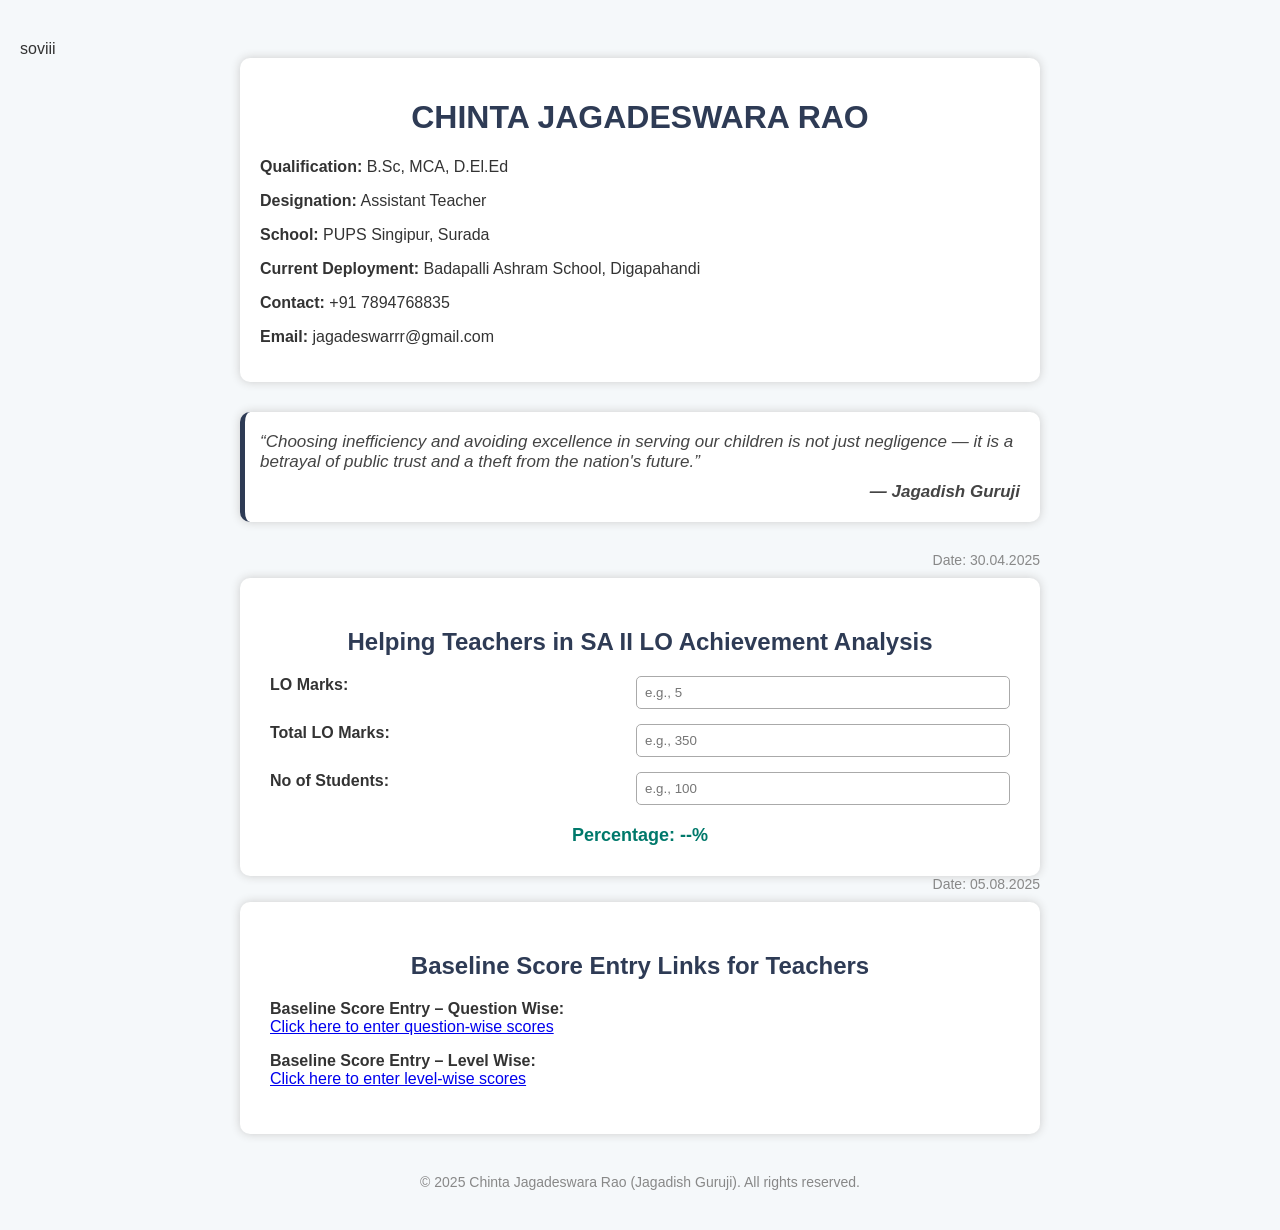
<file: index.html>
soviii<!DOCTYPE html>
<html lang="en">
<head>
    <meta charset="UTF-8">
    <title>Jagadish Guruji</title>
    <style>
        body {
            font-family: Arial, sans-serif;
            background: #f5f8fa;
            color: #333;
            margin: 0;
            padding: 40px 20px;
        }
        .container {
            max-width: 800px;
            margin: auto;
        }
        h1, h2 {
            text-align: center;
            color: #2e3b55;
        }
        .profile, .quote, .footer {
            background: #fff;
            border-radius: 10px;
            box-shadow: 0 0 10px #ccc;
            padding: 20px;
            margin-bottom: 30px;
        }
        .quote {
            font-style: italic;
            font-size: 17px;
            color: #444;
            border-left: 5px solid #2e3b55;
            padding-left: 15px;
        }
        .quote-author {
            text-align: right;
            font-weight: bold;
            margin-top: 10px;
        }
        .form-section {
            background: #fff;
            border-radius: 10px;
            box-shadow: 0 0 10px #ccc;
            padding: 30px;
        }
        .form-group {
            display: flex;
            justify-content: space-between;
            margin-bottom: 15px;
        }
        label {
            flex: 1;
            font-weight: bold;
            margin-right: 10px;
        }
        input {
            flex: 1;
            padding: 8px;
            border: 1px solid #aaa;
            border-radius: 5px;
        }
        .result {
            text-align: center;
            font-size: 18px;
            font-weight: bold;
            color: #00796b;
            margin-top: 20px;
        }
        .date {
            text-align: right;
            font-size: 14px;
            color: #888;
            margin-bottom: 10px;
        }
        footer {
            text-align: center;
            color: #888;
            font-size: 14px;
            margin-top: 40px;
        }
    </style>
</head>
<body>
    <div class="container">
        <div class="profile">
            <h1>CHINTA JAGADESWARA RAO</h1>
            <p><strong>Qualification:</strong> B.Sc, MCA, D.El.Ed</p>
            <p><strong>Designation:</strong> Assistant Teacher</p>
            <p><strong>School:</strong> PUPS Singipur, Surada</p>
            <p><strong>Current Deployment:</strong> Badapalli Ashram School, Digapahandi</p>
            <p><strong>Contact:</strong> +91 7894768835</p>
            <p><strong>Email:</strong> jagadeswarrr@gmail.com</p>
        </div>

        <div class="quote">
            “Choosing inefficiency and avoiding excellence in serving our children is not just negligence — it is a betrayal of public trust and a theft from the nation's future.”
            <div class="quote-author">— Jagadish Guruji</div>
        </div>

        <div class="date">Date: 30.04.2025</div>

        <div class="form-section">
            <h2>Helping Teachers in SA II LO Achievement Analysis</h2>
            <div class="form-group">
                <label for="loMarks">LO Marks:</label>
                <input type="number" id="loMarks" placeholder="e.g., 5">
            </div>
            <div class="form-group">
                <label for="totalMarks">Total LO Marks:</label>
                <input type="number" id="totalMarks" placeholder="e.g., 350">
            </div>
            <div class="form-group">
                <label for="numStudents">No of Students:</label>
                <input type="number" id="numStudents" placeholder="e.g., 100">
            </div>
            <div class="result" id="percentageResult">Percentage: --%</div>
        </div>
        
        <div class="date">Date: 05.08.2025</div>

            <div class="form-section">
    <h2>Baseline Score Entry Links for Teachers</h2>

    <p>
        <strong>Baseline Score Entry – Question Wise:</strong><br>
        <a href="https://ee-eu.kobotoolbox.org/x/OOAMlVkS" target="_blank">
            Click here to enter question-wise scores
        </a>
    </p>

    <p>
        <strong>Baseline Score Entry – Level Wise:</strong><br>
        <a href="https://ee-eu.kobotoolbox.org/x/sw2FmqTt" target="_blank">
            Click here to enter level-wise scores
        </a>
    </p>
</div>
            

    
         <footer>
              © 2025 Chinta Jagadeswara Rao (Jagadish Guruji). All rights reserved.
         </footer>
        
    </div>

    <script>
        const loMarks = document.getElementById('loMarks');
        const totalMarks = document.getElementById('totalMarks');
        const numStudents = document.getElementById('numStudents');
        const result = document.getElementById('percentageResult');

        function calculatePercentage() {
            const marks = parseFloat(loMarks.value);
            const total = parseFloat(totalMarks.value);
            const students = parseFloat(numStudents.value);

            if (marks > 0 && total >= 0 && students > 0) {
                const percent = Math.round((total * 100) / (marks * students) * 10) / 10;
                result.textContent = `Percentage: ${percent}%`;
            } else {
                result.textContent = "Percentage: --%";
            }
        }

        loMarks.addEventListener('input', calculatePercentage);
        totalMarks.addEventListener('input', calculatePercentage);
        numStudents.addEventListener('input', calculatePercentage);
    </script>
</body>
</html>
</file>
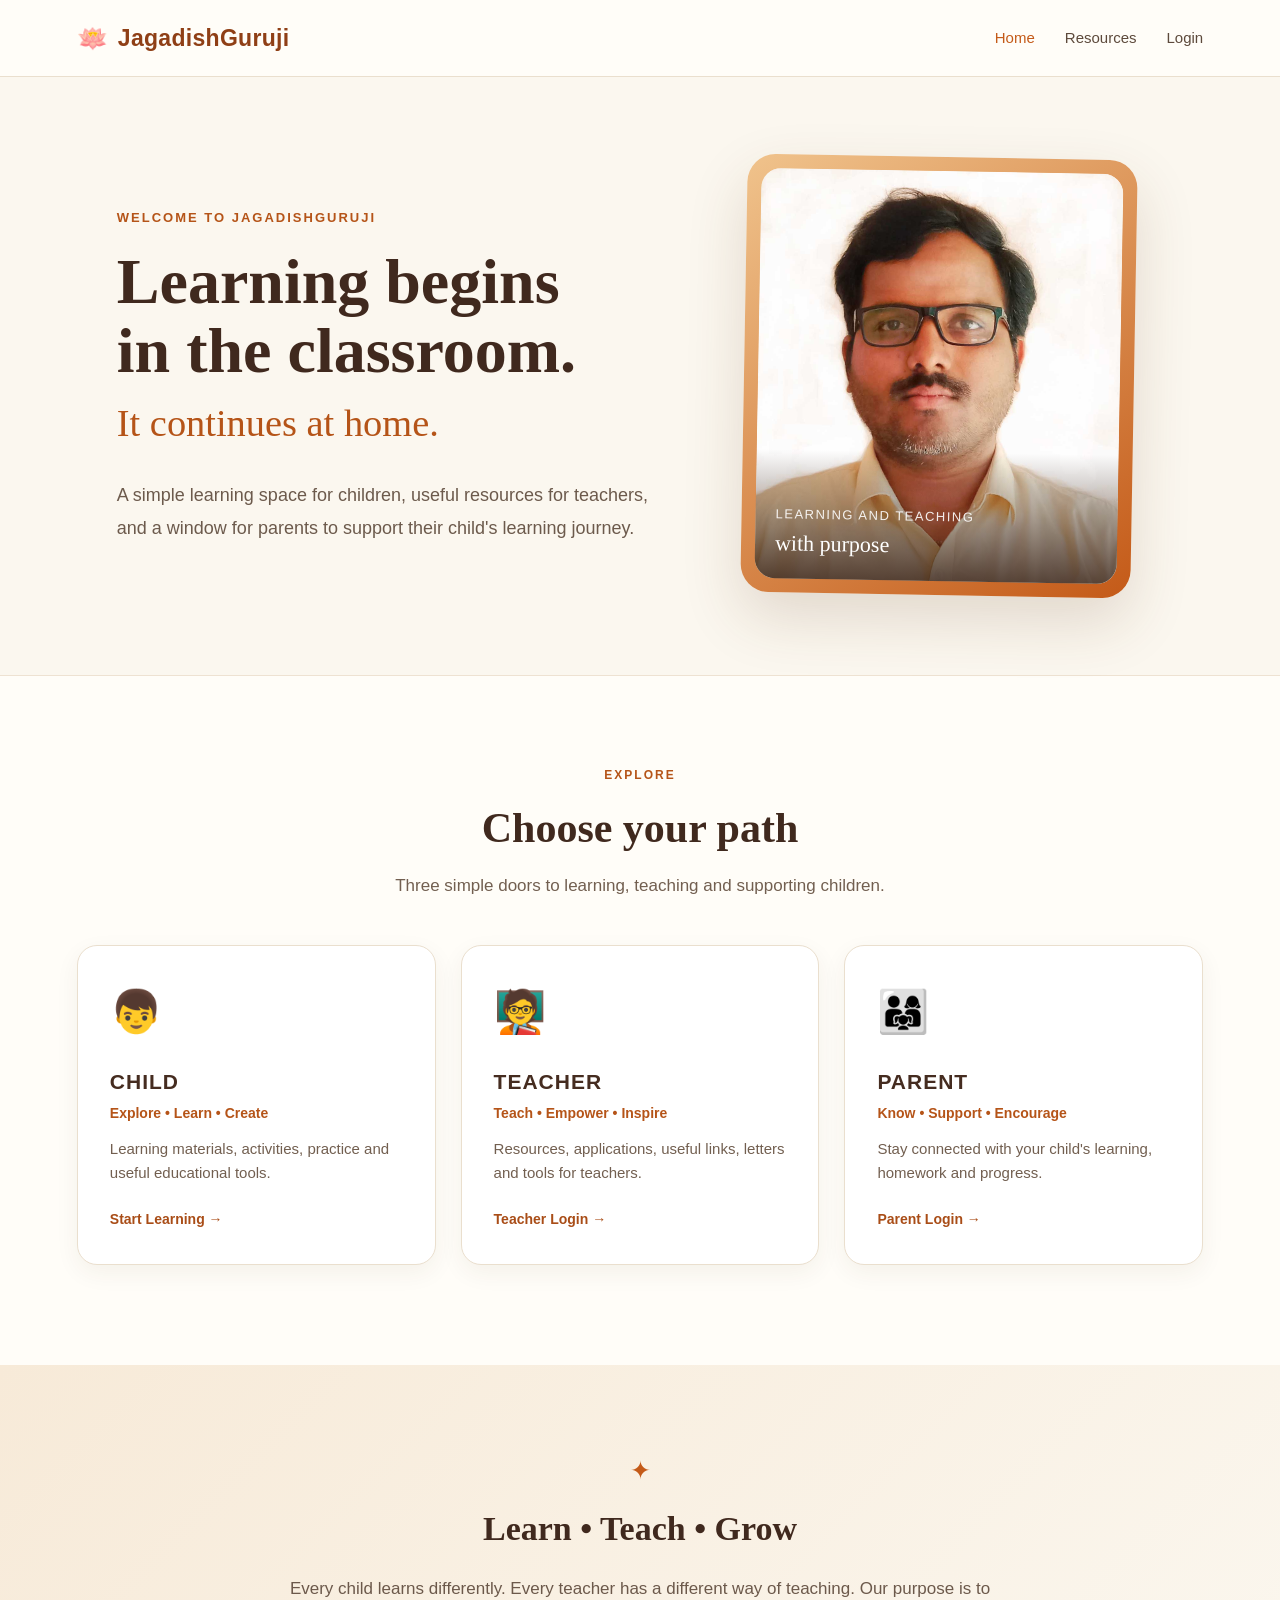
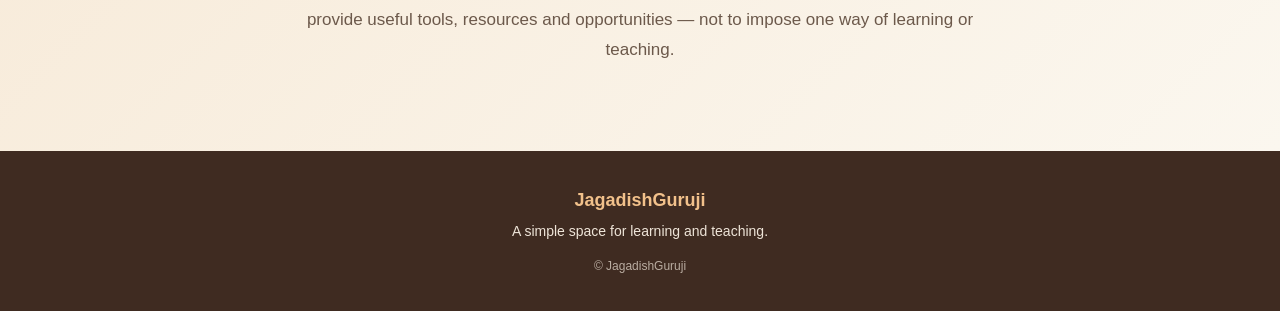
<file: public/index.html>
<!DOCTYPE html>

<html lang="en">
<head>
    <meta charset="UTF-8">
    <meta name="viewport" content="width=device-width, initial-scale=1.0">


<title>JagadishGuruji | Learning & Teaching Resources</title>

<meta name="description"
      content="JagadishGuruji is an educational platform for children, parents and teachers, offering learning resources, teaching tools and useful educational software.">

<meta name="robots"
      content="index, follow">

<link rel="canonical"
      href="https://jagadishguruji-e3740.web.app/">





<link rel="stylesheet" href="css/style.css">
<script async src="https://pagead2.googlesyndication.com/pagead/js/adsbygoogle.js?client=ca-pub-5624414458021443"
     crossorigin="anonymous"></script>






</head>

<body>


<!-- ==============================
     HEADER
=============================== -->

<header class="site-header">

    <div class="brand">
        <span class="brand-symbol">🪷</span>
        <span class="brand-name">JagadishGuruji</span>
    </div>

    <nav class="main-nav">
        <a href="index.html" class="active">Home</a>
        <a href="softwares.html">Resources</a>
        <a href="login.html">Login</a>
    </nav>

</header>


<!-- ==============================
     HERO
=============================== -->

<main>

    <section class="hero">

        <div class="hero-content">

            <p class="hero-small">WELCOME TO JAGADISHGURUJI</p>

            <h1>
                Learning begins<br>
                in the classroom.
            </h1>

            <p class="hero-subtitle">
                It continues at home.
            </p>

            <p class="hero-description">
                A simple learning space for children,
                useful resources for teachers, and a
                window for parents to support their child's
                learning journey.
            </p>

        </div>


        <div class="hero-visual">

                <div class="hero-photo-card">

                    <img
                        src="images/photo.jpg"
                        alt="Jagadish Guruji"
                        class="hero-photo"
                    >

                    <div class="hero-photo-caption">
                        <span>Learning AND TEACHING</span>
                        <strong>with purpose</strong>
                    </div>

                </div>
        </div>

    </section>


    <!-- ==============================
         THREE MAIN DOORS
    =============================== -->

    <section class="audience-section">

        <p class="section-label">EXPLORE</p>

        <h2 class="section-title">
            Choose your path
        </h2>

        <p class="section-description">
            Three simple doors to learning, teaching
            and supporting children.
        </p>


        <div class="audience-grid">


            <!-- CHILD -->

            <a href="resources/child.html" class="audience-card child-card">

                <div class="audience-icon">
                    👦
                </div>

                <div class="audience-text">

                    <h3>CHILD</h3>

                    <p class="audience-tagline">
                        Explore • Learn • Create
                    </p>

                    <p>
                        Learning materials, activities,
                        practice and useful educational tools.
                    </p>

                    <span class="card-link">
                        Start Learning →
                    </span>

                </div>

            </a>


            <!-- TEACHER -->

            <a href="login.html?role=teacher" class="audience-card teacher-card">

                <div class="audience-icon">
                    🧑‍🏫
                </div>

                <div class="audience-text">

                    <h3>TEACHER</h3>

                    <p class="audience-tagline">
                        Teach • Empower • Inspire
                    </p>

                    <p>
                        Resources, applications, useful links,
                        letters and tools for teachers.
                    </p>

                    <span class="card-link">
                        Teacher Login →
                    </span>

                </div>

            </a>


            <!-- PARENT -->

            <a href="login.html?role=parent" class="audience-card parent-card">

                <div class="audience-icon">
                    👨‍👩‍👧
                </div>

                <div class="audience-text">

                    <h3>PARENT</h3>

                    <p class="audience-tagline">
                        Know • Support • Encourage
                    </p>

                    <p>
                        Stay connected with your child's
                        learning, homework and progress.
                    </p>

                    <span class="card-link">
                        Parent Login →
                    </span>

                </div>

            </a>


        </div>

    </section>


    <!-- ==============================
         PHILOSOPHY
    =============================== -->

    <section class="philosophy">

        <div class="philosophy-inner">

            <div class="philosophy-symbol">
                ✦
            </div>

            <h2>
                Learn • Teach • Grow
            </h2>

            <p>
                Every child learns differently.
                Every teacher has a different way of teaching.
                Our purpose is to provide useful tools,
                resources and opportunities — not to impose
                one way of learning or teaching.
            </p>

        </div>

    </section>

</main>


<!-- ==============================
     FOOTER
=============================== -->

<footer class="site-footer">

    <div>
        <strong>JagadishGuruji</strong>
    </div>

    <p>
        A simple space for learning and teaching.
    </p>

    <p class="copyright">
        © <span id="currentYear"></span> JagadishGuruji
    </p>

</footer>


<script src="js/site.js"></script>

</body>
</html>
</file>
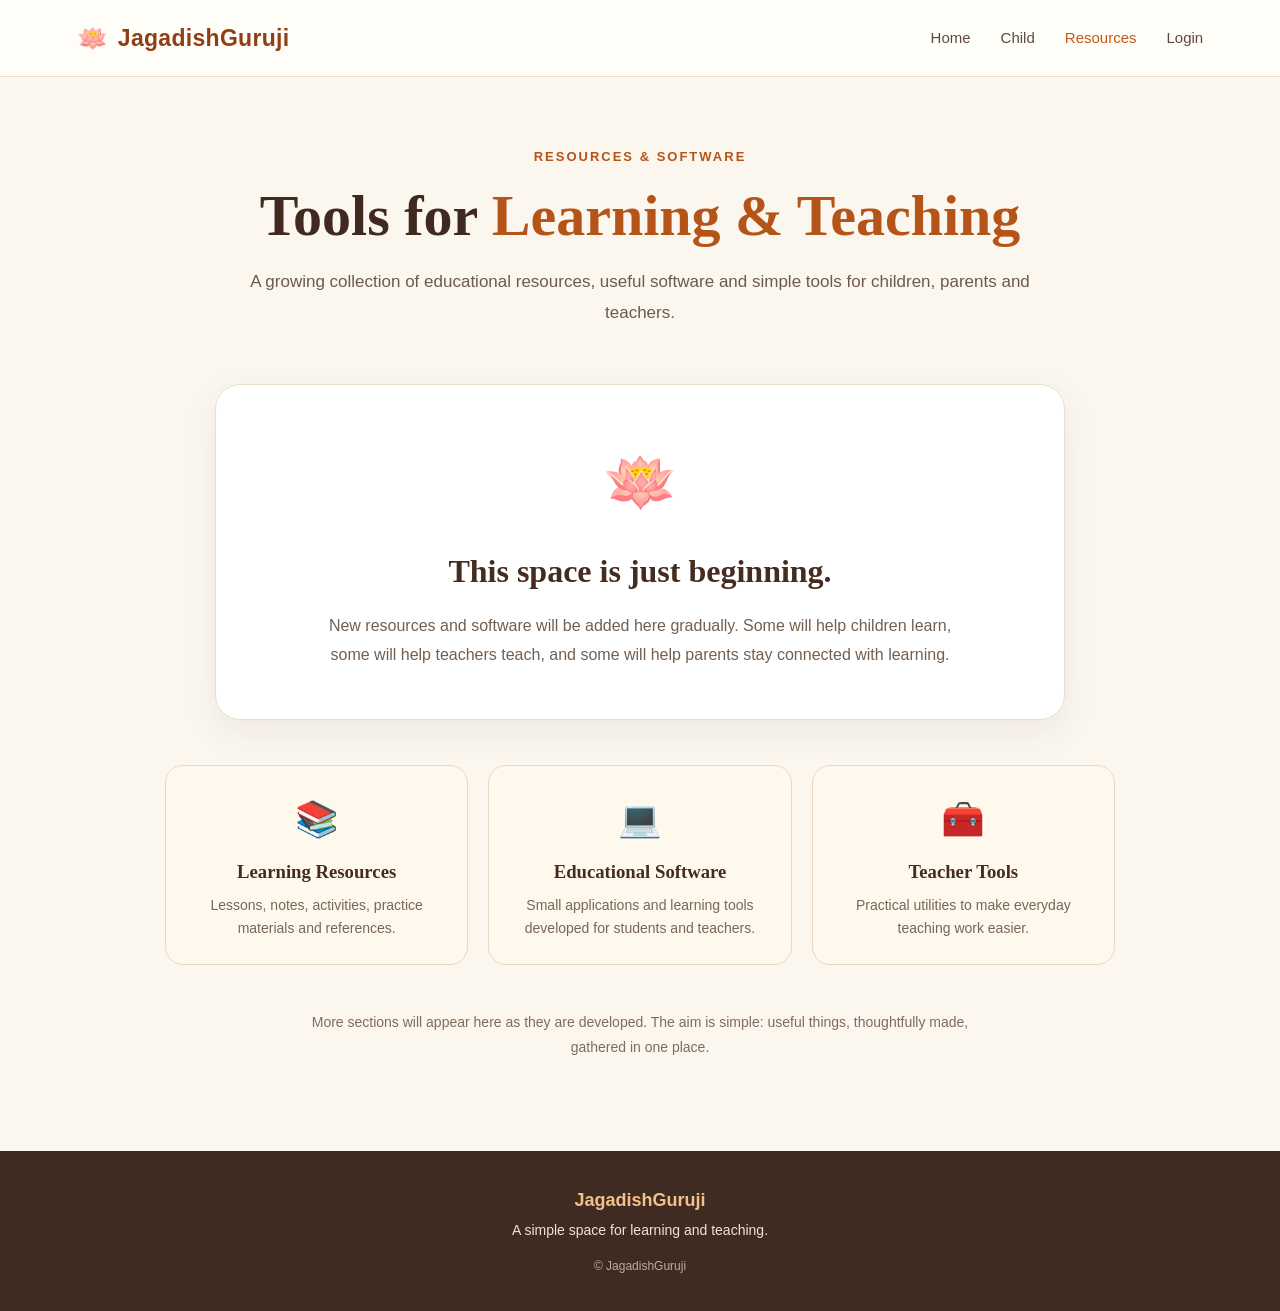
<file: public/softwares.html>
<!DOCTYPE html>

<html lang="en">

<head>

<meta charset="UTF-8">

<meta name="viewport"
      content="width=device-width, initial-scale=1.0">

<title>JagadishGuruji | Educational Software & Learning Resources</title>

<meta name="description"
      content="Explore educational software, learning resources and useful digital tools for children, parents and teachers at JagadishGuruji.">


<link rel="canonical"
      href="https://jagadishguruji-e3740.web.app/">      



<meta name="robots" content="noindex, follow">

<link rel="stylesheet" href="css/style.css">


<style>

    .resources-page {

        min-height: calc(100vh - 150px);

        padding: 70px 6% 90px;

    }


    .resources-hero {

        max-width: 850px;

        margin: auto;

        text-align: center;

    }


    .resources-eyebrow {

        color: #b55418;

        font-size: 13px;

        font-weight: 700;

        letter-spacing: 2px;

        margin-bottom: 15px;

    }


    .resources-hero h1 {

        font-family: Georgia, serif;

        font-size: clamp(40px, 5vw, 58px);

        line-height: 1.15;

        color: #40291e;

        margin-bottom: 18px;

    }


    .resources-hero h1 span {

        color: #b55418;

    }


    .resources-hero p {

        color: #6c5a4c;

        font-size: 17px;

        line-height: 1.8;

    }


    .resource-message {

        max-width: 850px;

        margin: 55px auto 0;

        padding: 50px 35px;

        text-align: center;

        background: #fff;

        border: 1px solid #eadfce;

        border-radius: 25px;

        box-shadow:
            0 12px 35px rgba(70, 45, 25, 0.07);

    }


    .resource-message-icon {

        font-size: 60px;

        margin-bottom: 15px;

    }


    .resource-message h2 {

        font-family: Georgia, serif;

        color: #452c20;

        font-size: 32px;

        margin-bottom: 15px;

    }


    .resource-message p {

        max-width: 650px;

        margin: auto;

        color: #725f50;

        line-height: 1.8;

    }


    .resource-types {

        max-width: 950px;

        margin: 45px auto 0;

        display: grid;

        grid-template-columns:
            repeat(3, 1fr);

        gap: 20px;

    }


    .resource-type {

        padding: 25px;

        background: #fff8ed;

        border: 1px solid #ead8c3;

        border-radius: 18px;

        text-align: center;

    }


    .resource-type .icon {

        font-size: 35px;

        margin-bottom: 10px;

    }


    .resource-type h3 {

        font-family: Georgia, serif;

        color: #452c20;

        margin: 0 0 7px;

    }


    .resource-type p {

        color: #786659;

        font-size: 14px;

        line-height: 1.6;

        margin: 0;

    }


    .future-note {

        max-width: 700px;

        margin: 45px auto 0;

        text-align: center;

        color: #806b5c;

        font-size: 14px;

        line-height: 1.8;

    }


    @media (max-width: 750px) {

        .resource-types {

            grid-template-columns: 1fr;

        }


        .resource-message {

            padding: 40px 25px;

        }

    }

</style>

<script async src="https://pagead2.googlesyndication.com/pagead/js/adsbygoogle.js?client=ca-pub-5624414458021443"
     crossorigin="anonymous"></script>

</head>

<body>

<!-- ==========================================
     HEADER
     ========================================== -->

<header class="site-header">

    <div class="brand">

        <span class="brand-symbol">🪷</span>

        <span class="brand-name">
            JagadishGuruji
        </span>

    </div>


    <nav class="main-nav">

        <a href="index.html">
            Home
        </a>

        <a href="child.html">
            Child
        </a>

        <a href="softwares.html" class="active">
            Resources
        </a>

        <a href="login.html">
            Login
        </a>

    </nav>

</header>



<!-- ==========================================
     MAIN
     ========================================== -->

<main>

    <section class="resources-page">


        <div class="resources-hero">

            <div class="resources-eyebrow">
                RESOURCES & SOFTWARE
            </div>

            <h1>
                Tools for
                <span>Learning & Teaching</span>
            </h1>

            <p>
                A growing collection of educational
                resources, useful software and simple
                tools for children, parents and teachers.
            </p>

        </div>



        <div class="resource-message">

            <div class="resource-message-icon">
                🪷
            </div>

            <h2>
                This space is just beginning.
            </h2>

            <p>
                New resources and software will be
                added here gradually. Some will help
                children learn, some will help teachers
                teach, and some will help parents stay
                connected with learning.
            </p>

        </div>



        <!-- ======================================
             RESOURCE TYPES
             ====================================== -->

        <div class="resource-types">


            <div class="resource-type">

                <div class="icon">
                    📚
                </div>

                <h3>
                    Learning Resources
                </h3>

                <p>
                    Lessons, notes, activities,
                    practice materials and references.
                </p>

            </div>



            <div class="resource-type">

                <div class="icon">
                    💻
                </div>

                <h3>
                    Educational Software
                </h3>

                <p>
                    Small applications and learning
                    tools developed for students and teachers.
                </p>

            </div>



            <div class="resource-type">

                <div class="icon">
                    🧰
                </div>

                <h3>
                    Teacher Tools
                </h3>

                <p>
                    Practical utilities to make
                    everyday teaching work easier.
                </p>

            </div>


        </div>



        <p class="future-note">

            More sections will appear here as they are
            developed. The aim is simple: useful things,
            thoughtfully made, gathered in one place.

        </p>


    </section>

</main>



<!-- ==========================================
     FOOTER
     ========================================== -->

<footer class="site-footer">

    <div>
        <strong>JagadishGuruji</strong>
    </div>

    <p>
        A simple space for learning and teaching.
    </p>

    <p class="copyright">

        © <span id="currentYear"></span>
        JagadishGuruji

    </p>

</footer>


<script src="js/site.js"></script>

</body>

</html>
</file>
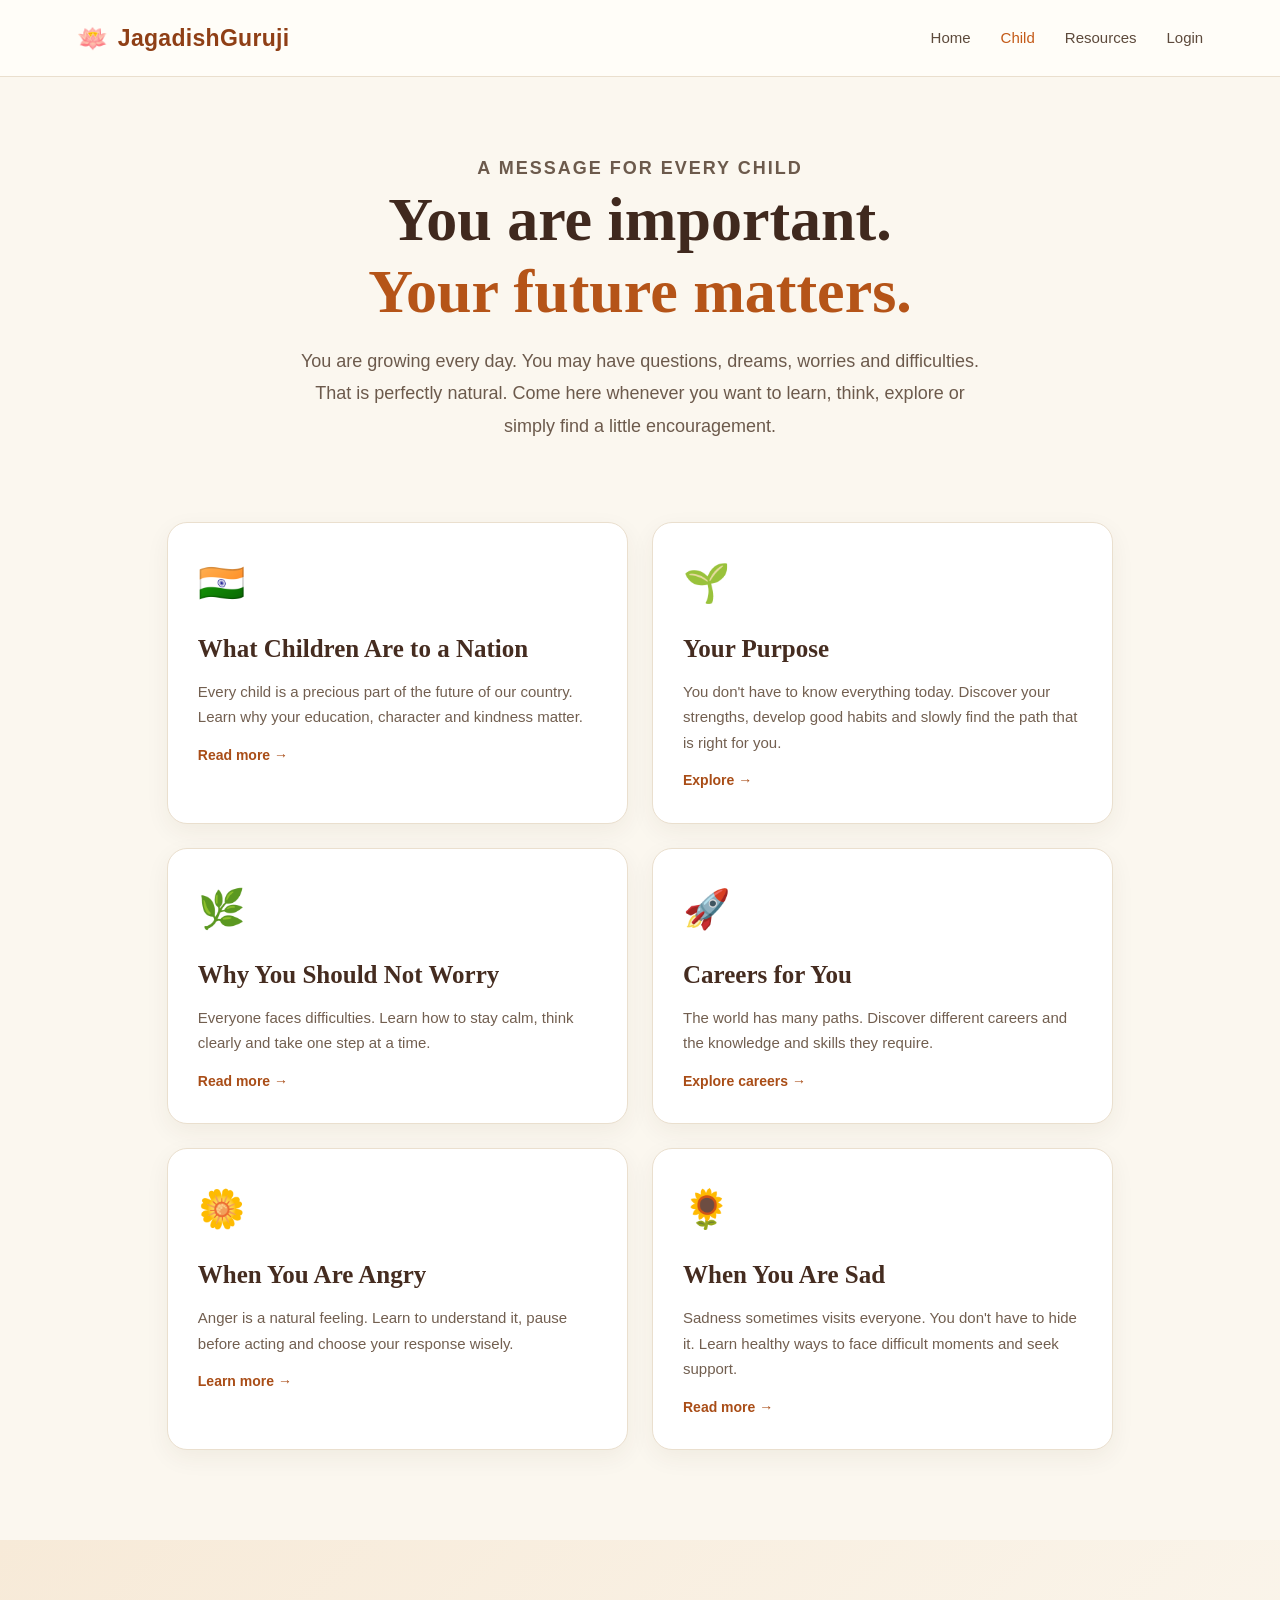
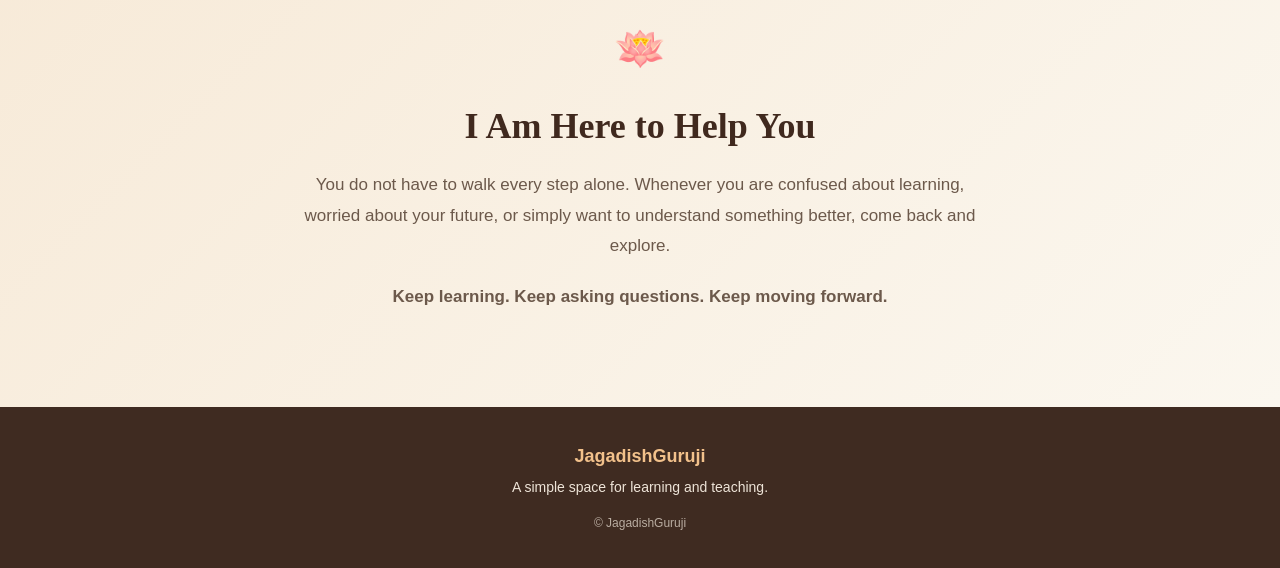
<file: public/resources/child.html>
<!DOCTYPE html>

<html lang="en">

<head>

<meta charset="UTF-8">

<meta name="viewport"
      content="width=device-width, initial-scale=1.0">

<title>JagadishGuruji | A Place for Children to Learn & Grow</title>

<meta name="description"
      content="JagadishGuruji provides encouragement, guidance and learning resources to help children learn, grow and prepare for their future.">

<meta name="robots"
      content="index, follow">

<link rel="canonical"
      href="https://jagadishguruji-e3740.web.app/">



<link rel="stylesheet" href="../css/style.css">

<style>

    /* ==========================================
       CHILD PAGE
       ========================================== */

    .child-hero {

        max-width: 1100px;

        margin: auto;

        padding: 75px 6% 60px;

        text-align: center;
    }


    .child-hero-small {

        color: #b55418;

        font-size: 13px;

        font-weight: 700;

        letter-spacing: 2px;

        margin-bottom: 15px;
    }


    .child-hero h1 {

        font-family: Georgia, serif;

        font-size: clamp(40px, 5vw, 62px);

        line-height: 1.15;

        color: #40291e;

        margin-bottom: 18px;
    }


    .child-hero h1 span {

        color: #b55418;
    }


    .child-hero p {

        max-width: 700px;

        margin: auto;

        font-size: 18px;

        line-height: 1.8;

        color: #6c5a4c;
    }


    /* ==========================================
       CHILD TOPICS
       ========================================== */

    .child-topics {

        max-width: 1100px;

        margin: auto;

        padding: 20px 6% 90px;

        display: grid;

        grid-template-columns:
            repeat(2, 1fr);

        gap: 24px;
    }


    .child-card {

        display: block;

        text-decoration: none;

        color: inherit;

        background: #fff;

        border: 1px solid #eadfce;

        border-radius: 20px;

        padding: 30px;

        min-height: 210px;

        box-shadow:
            0 8px 25px rgba(70, 45, 25, 0.06);

        transition:
            transform 0.25s ease,
            box-shadow 0.25s ease,
            border-color 0.25s ease;
    }


    .child-card:hover {

        transform: translateY(-6px);

        box-shadow:
            0 18px 40px rgba(70, 45, 25, 0.12);

        border-color: #d9985b;
    }


    .child-card-icon {

        font-size: 38px;

        margin-bottom: 15px;
    }


    .child-card h2 {

        font-family: Georgia, serif;

        color: #452c20;

        font-size: 25px;

        margin-bottom: 10px;
    }


    .child-card p {

        color: #725f50;

        font-size: 15px;

        line-height: 1.7;

        margin-bottom: 12px;
    }


    .child-card-link {

        color: #a94d17;

        font-weight: 700;

        font-size: 14px;
    }


    /* ==========================================
       HELP SECTION
       ========================================== */

    .child-help {

        background:
            linear-gradient(
                135deg,
                #f7ead8,
                #fbf7ef
            );

        padding: 75px 6%;

        text-align: center;
    }


    .child-help-inner {

        max-width: 700px;

        margin: auto;
    }


    .child-help-icon {

        font-size: 42px;

        margin-bottom: 15px;
    }


    .child-help h2 {

        font-family: Georgia, serif;

        color: #40291e;

        font-size: 36px;

        margin-bottom: 15px;
    }


    .child-help p {

        color: #6c594b;

        font-size: 17px;

        line-height: 1.8;

        margin-bottom: 20px;
    }


    /* ==========================================
       MOBILE
       ========================================== */

    @media (max-width: 700px) {

        .child-topics {

            grid-template-columns: 1fr;

        }


        .child-hero {

            padding-top: 55px;

        }


        .child-hero h1 {

            font-size: 40px;

        }

    }

</style>





<script async src="https://pagead2.googlesyndication.com/pagead/js/adsbygoogle.js?client=ca-pub-5624414458021443"
     crossorigin="anonymous"></script>

</head>

<body>

<!-- ==========================================
     HEADER
     ========================================== -->

<header class="site-header">

    <div class="brand">

        <span class="brand-symbol">🪷</span>

        <span class="brand-name">
            JagadishGuruji
        </span>

    </div>


    <nav class="main-nav">

        <a href="../index.html">
            Home
        </a>

        <a href="child.html" class="active">
            Child
        </a>

        <a href="../softwares.html">
            Resources
        </a>

        <a href="../login.html">
            Login
        </a>

    </nav>

</header>



<!-- ==========================================
     HERO
     ========================================== -->

<main>

    <section class="child-hero">

        <p class="child-hero-small">
            A MESSAGE FOR EVERY CHILD
        </p>

        <h1>
            You are important.<br>
            <span>Your future matters.</span>
        </h1>

        <p>
            You are growing every day.
            You may have questions, dreams,
            worries and difficulties.
            That is perfectly natural.
            Come here whenever you want to learn,
            think, explore or simply find a little
            encouragement.
        </p>

    </section>



    <!-- ==========================================
         TOPICS
         ========================================== -->

    <section class="child-topics">


        <!-- Nation -->

        <a href="#" class="child-card">

            <div class="child-card-icon">
                🇮🇳
            </div>

            <h2>
                What Children Are to a Nation
            </h2>

            <p>
                Every child is a precious part of the
                future of our country. Learn why your
                education, character and kindness matter.
            </p>

            <span class="child-card-link">
                Read more →
            </span>

        </a>



        <!-- Purpose -->

        <a href="#" class="child-card">

            <div class="child-card-icon">
                🌱
            </div>

            <h2>
                Your Purpose
            </h2>

            <p>
                You don't have to know everything today.
                Discover your strengths, develop good
                habits and slowly find the path that
                is right for you.
            </p>

            <span class="child-card-link">
                Explore →
            </span>

        </a>



        <!-- Worry -->

        <a href="#" class="child-card">

            <div class="child-card-icon">
                🌿
            </div>

            <h2>
                Why You Should Not Worry
            </h2>

            <p>
                Everyone faces difficulties.
                Learn how to stay calm, think clearly
                and take one step at a time.
            </p>

            <span class="child-card-link">
                Read more →
            </span>

        </a>



        <!-- Careers -->

        <a href="#" class="child-card">

            <div class="child-card-icon">
                🚀
            </div>

            <h2>
                Careers for You
            </h2>

            <p>
                The world has many paths.
                Discover different careers and the
                knowledge and skills they require.
            </p>

            <span class="child-card-link">
                Explore careers →
            </span>

        </a>



        <!-- Angry -->

        <a href="#" class="child-card">

            <div class="child-card-icon">
                🌼
            </div>

            <h2>
                When You Are Angry
            </h2>

            <p>
                Anger is a natural feeling.
                Learn to understand it, pause before
                acting and choose your response wisely.
            </p>

            <span class="child-card-link">
                Learn more →
            </span>

        </a>



        <!-- Sad -->

        <a href="#" class="child-card">

            <div class="child-card-icon">
                🌻
            </div>

            <h2>
                When You Are Sad
            </h2>

            <p>
                Sadness sometimes visits everyone.
                You don't have to hide it.
                Learn healthy ways to face difficult
                moments and seek support.
            </p>

            <span class="child-card-link">
                Read more →
            </span>

        </a>


    </section>



    <!-- ==========================================
         HELP
         ========================================== -->

    <section class="child-help">

        <div class="child-help-inner">

            <div class="child-help-icon">
                🪷
            </div>

            <h2>
                I Am Here to Help You
            </h2>

            <p>
                You do not have to walk every step alone.
                Whenever you are confused about learning,
                worried about your future, or simply want
                to understand something better, come back
                and explore.
            </p>

            <p>
                <strong>
                    Keep learning. Keep asking questions.
                    Keep moving forward.
                </strong>
            </p>

        </div>

    </section>

</main>



<!-- ==========================================
     FOOTER
     ========================================== -->

<footer class="site-footer">

    <div>
        <strong>JagadishGuruji</strong>
    </div>

    <p>
        A simple space for learning and teaching.
    </p>

    <p class="copyright">
        © <span id="currentYear"></span>
        JagadishGuruji
    </p>

</footer>



<script src="../js/site.js"></script>

</body>

</html>
</file>
<file: public/css/style.css>
/* ==========================================
JAGADISHGURUJI
Home Page V2
========================================== */

/* ==========================================
BASIC RESET
========================================== */

* {
  margin: 0;
  padding: 0;
  box-sizing: border-box;
  }

html {
scroll-behavior: smooth;
}

body {
font-family:
"Segoe UI",
Arial,
sans-serif;


background: #fbf7ef;
color: #3f3025;

line-height: 1.6;


}

/* ==========================================
HEADER
========================================== */

.site-header {


width: 100%;

padding: 18px 6%;

display: flex;
justify-content: space-between;
align-items: center;

background: rgba(255, 253, 248, 0.96);

border-bottom: 1px solid #eadfce;

position: sticky;
top: 0;

z-index: 100;


}

.brand {


display: flex;
align-items: center;

gap: 10px;


}

.brand-symbol {


font-size: 25px;


}

.brand-name {


font-size: 23px;
font-weight: 700;

color: #8f3f16;

letter-spacing: 0.3px;


}

.main-nav {


display: flex;

gap: 30px;


}

.main-nav a {


text-decoration: none;

color: #5d4a3c;

font-size: 15px;

font-weight: 500;

transition: 0.2s;


}

.main-nav a:hover,
.main-nav a.active {


color: #c45a18;


}

/* ==========================================
HERO
========================================== */

.hero {


max-width: 1200px;

margin: auto;

min-height: 570px;

padding: 80px 6%;

display: grid;

grid-template-columns: 1.1fr 0.9fr;

align-items: center;

gap: 50px;


}

.hero-small {


color: #b55418;

font-size: 13px;

font-weight: 700;

letter-spacing: 2px;

margin-bottom: 18px;


}

.hero h1 {


font-family: Georgia, serif;

font-size: clamp(42px, 5vw, 68px);

line-height: 1.08;

color: #40291e;

font-weight: 600;

margin-bottom: 8px;


}

.hero-subtitle {


font-family: Georgia, serif;

font-size: clamp(28px, 3vw, 40px);

color: #b55418;

margin-bottom: 25px;


}

.hero-description {


max-width: 560px;

font-size: 18px;

color: #6c5a4c;

line-height: 1.8;


}

/* ==========================================
HERO VISUAL
========================================== */


/* ==========================================
   HERO VISUAL
   ========================================== */

.hero-visual {

    display: flex;

    justify-content: center;

    align-items: center;

    min-height: 350px;
}


.hero-photo-card {

    width: min(100%, 390px);

    position: relative;

    padding: 14px;

    border-radius: 28px;

    background:
        linear-gradient(
            145deg,
            #f0c38c,
            #c45a18
        );

    box-shadow:
        0 25px 60px rgba(92, 53, 25, 0.16);

    transform: rotate(1deg);

    overflow: hidden;
}


.hero-photo {

    display: block;

    width: 100%;

    height: 410px;

    object-fit: cover;

    object-position: center top;

    border-radius: 20px;

    background: #f5eadb;
}


.hero-photo-caption {

    position: absolute;

    left: 14px;
    right: 14px;
    bottom: 14px;

    padding: 18px 20px;

    border-radius: 0 0 20px 20px;

    background:
        linear-gradient(
            transparent,
            rgba(55, 34, 23, 0.82)
        );

    color: white;

    display: flex;

    flex-direction: column;

    padding-top: 55px;
}


.hero-photo-caption span {

    font-size: 13px;

    letter-spacing: 1.5px;

    text-transform: uppercase;

    opacity: 0.9;
}


.hero-photo-caption strong {

    font-family: Georgia, serif;

    font-size: 22px;

    font-weight: 500;
}
/*-------------------------------------------------------- Commented to test

.hero-visual {


display: flex;

justify-content: center;

align-items: center;

min-height: 350px;


}

.hero-card {


width: min(100%, 390px);

min-height: 330px;

padding: 55px 45px;

border-radius: 28px;

background:
    linear-gradient(
        145deg,
        #f0c38c,
        #df8b43
    );

box-shadow:
    0 25px 60px rgba(92, 53, 25, 0.16);

display: flex;

flex-direction: column;

justify-content: center;

align-items: center;

text-align: center;

transform: rotate(1deg);


}

.hero-icon {


font-size: 70px;

margin-bottom: 15px;


}

.hero-card h2 {


font-family: Georgia, serif;

font-size: 38px;

color: #fffaf2;

margin-bottom: 10px;


}

.hero-card p {


color: #fffaf2;

font-size: 16px;

max-width: 270px;


}
--------------------------------------HERO VISUAL ABOVE---------------------------------------------------------------*/

/* ==========================================
AUDIENCE SECTION
========================================== */

.audience-section {

background: #fffdf8;

padding: 90px 6% 100px;

text-align: center;

border-top: 1px solid #eee2d2;


}

.section-label {

color: #b55418;

font-size: 12px;

font-weight: 700;

letter-spacing: 2px;

margin-bottom: 10px;


}

.section-title {


font-family: Georgia, serif;

font-size: 42px;

color: #40291e;

margin-bottom: 10px;


}

.section-description {


color: #725f50;

margin-bottom: 45px;

font-size: 17px;


}

/* ==========================================
THREE CARDS
========================================== */

.audience-grid {


max-width: 1150px;

margin: auto;

display: grid;

grid-template-columns:
    repeat(3, 1fr);

gap: 25px;


}

.audience-card {


text-decoration: none;

color: inherit;

text-align: left;

padding: 32px;

min-height: 285px;

border: 1px solid #eadfce;

border-radius: 20px;

background: #fff;

box-shadow:
    0 8px 25px rgba(70, 45, 25, 0.06);

transition:
    transform 0.25s ease,
    box-shadow 0.25s ease,
    border-color 0.25s ease;

display: flex;

flex-direction: column;


}

.audience-card:hover {


transform: translateY(-7px);

box-shadow:
    0 18px 40px rgba(70, 45, 25, 0.12);

border-color: #d9985b;


}

.audience-icon {


font-size: 42px;

margin-bottom: 20px;


}

.audience-text h3 {


font-size: 21px;

color: #452c20;

letter-spacing: 1px;

margin-bottom: 4px;


}

.audience-tagline {


color: #b55418;

font-size: 14px;

font-weight: 600;

margin-bottom: 12px;


}

.audience-text > p:last-of-type {


color: #725f50;

font-size: 15px;

line-height: 1.65;

margin-bottom: 20px;


}

.card-link {


margin-top: auto;

color: #a94d17;

font-weight: 700;

font-size: 14px;


}

/* ==========================================
PHILOSOPHY
========================================== */

.philosophy {


padding: 85px 6%;

background:
    linear-gradient(
        135deg,
        #f7ead8,
        #fbf7ef
    );

text-align: center;


}

.philosophy-inner {


max-width: 720px;

margin: auto;


}

.philosophy-symbol {


font-size: 25px;

color: #c45a18;

margin-bottom: 12px;


}

.philosophy h2 {


font-family: Georgia, serif;

font-size: 34px;

color: #40291e;

margin-bottom: 18px;


}

.philosophy p {


color: #6c594b;

font-size: 17px;

line-height: 1.8;


}

/* ==========================================
FOOTER
========================================== */

.site-footer {


padding: 35px 6%;

text-align: center;

background: #3f2b21;

color: #eee4d8;

font-size: 14px;


}

.site-footer strong {


color: #f2c18b;

font-size: 18px;


}

.site-footer p {


margin-top: 5px;


}

.site-footer .copyright {


margin-top: 15px;

font-size: 12px;

opacity: 0.7;


}

/* ==========================================
MOBILE
========================================== */

@media (max-width: 800px) {


.site-header {

    padding: 15px 5%;

}


.main-nav {

    gap: 15px;

}


.main-nav a {

    font-size: 13px;

}


.hero {

    grid-template-columns: 1fr;

    text-align: center;

    padding-top: 60px;

    padding-bottom: 60px;

}


.hero-description {

    margin: auto;

}


.hero-visual {

    min-height: 300px;

}

/*------------------------nO MORE USED
.hero-card {

    min-height: 280px;

}
bELOW CODE IS USED INSTEAD ------------*/
.hero-photo-card {

    width: min(100%, 380px);

}


.audience-grid {

    grid-template-columns: 1fr;

    max-width: 500px;

}


.audience-card {

    min-height: auto;

}


.section-title {

    font-size: 34px;

}


}

@media (max-width: 480px) {


.brand-name {

    font-size: 19px;

}


.brand-symbol {

    font-size: 21px;

}


.main-nav {

    gap: 10px;

}


.main-nav a {

    font-size: 12px;

}


.hero {

    padding-left: 5%;

    padding-right: 5%;

}


.hero h1 {

    font-size: 40px;

}


.hero-subtitle {

    font-size: 28px;

}


.hero-description {

    font-size: 16px;

}


.hero-card {

    padding: 40px 25px;

}


}
</file>
